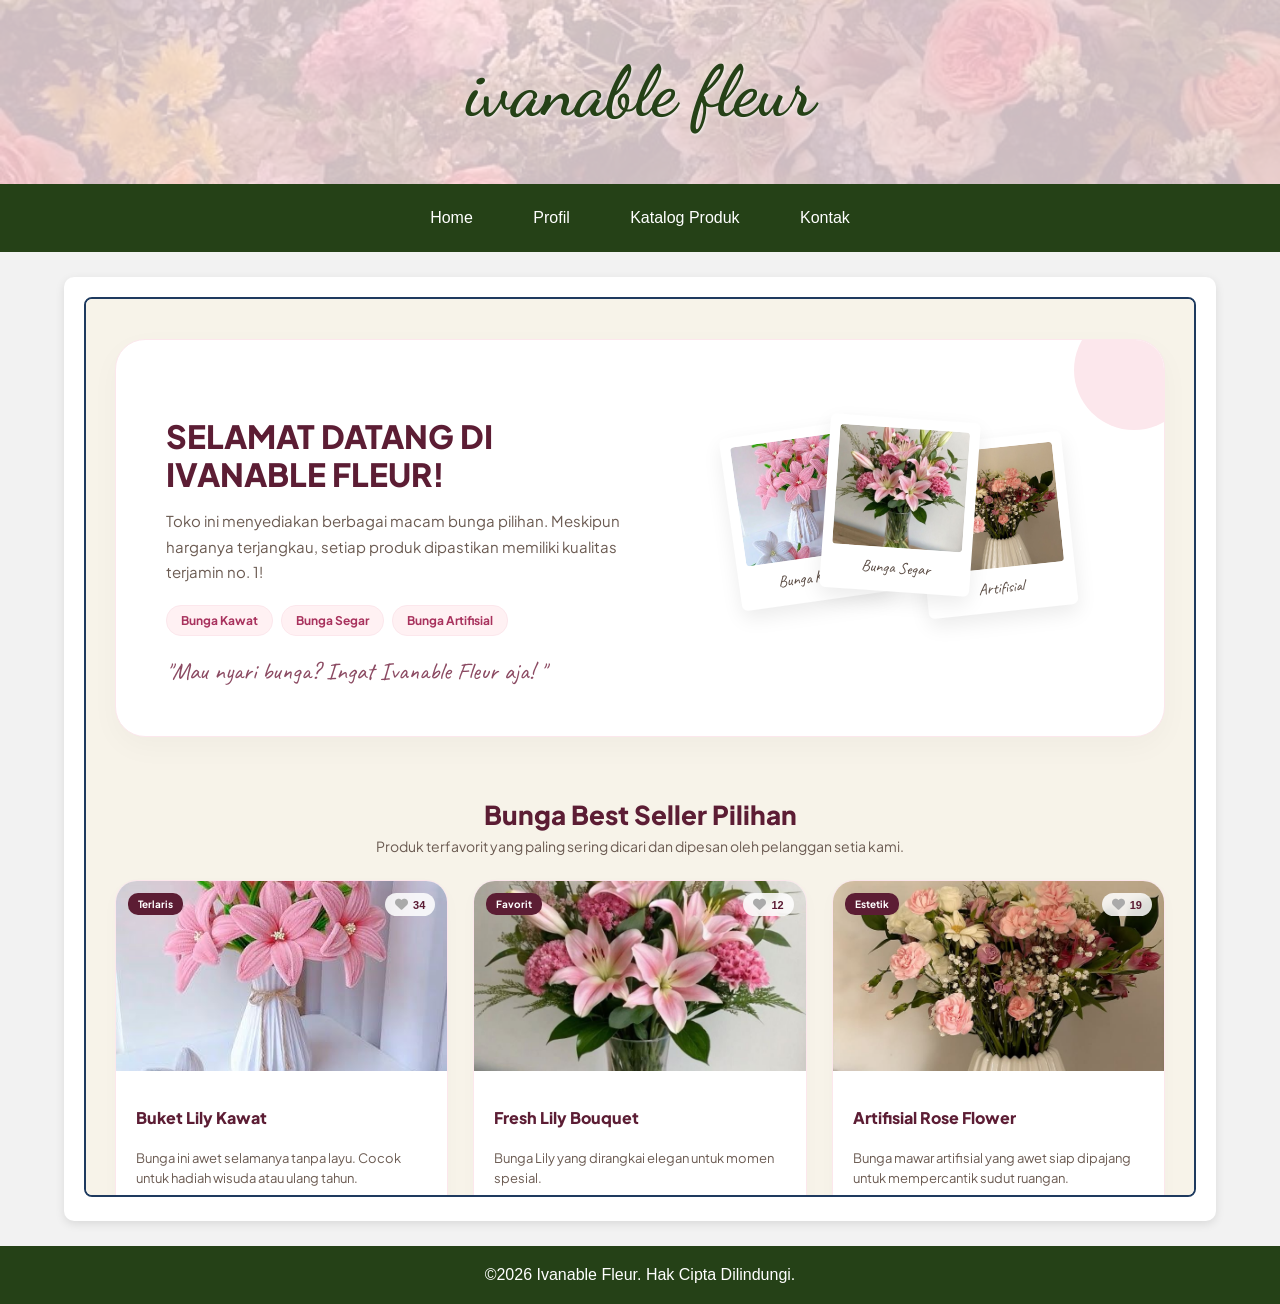
<file: index.html>
<!DOCTYPE html>
<html lang="id">
<head>
<meta charset="UTF-8">
<meta name="viewport" content="width=device-width, initial-scale=1.0">
  <title>ivaanable fleur</title>
  <link rel="stylesheet" href="style.css">
  <link rel="preconnect" href="https://fonts.googleapis.com">
    <link rel="preconnect" href="https://fonts.gstatic.com" crossorigin>
    <link href="https://fonts.googleapis.com/css2?family=Dancing+Script:wght@600;700&display=swap" rel="stylesheet">

    <link rel="stylesheet" href="style.css">
<style>
        header {
            position: relative !important;
            background-color: #ffecf2 !important;
            padding: 50px 20px !important;
            overflow: hidden !important;
            text-align: center;
        }

        header::before {
            content: "";
            position: absolute;
            top: 0;
            left: 0;
            width: 100%;
            height: 100%;
            background-image: url('bunga.jpeg');
            background-size: cover;
            background-position: center;
            opacity: 0.20; 
            z-index: 1;
        }

        header h1 {
            position: relative;
            z-index: 2;
            font-family: 'Dancing Script', cursive !important;
            font-size: 70px !important;
            color: #254117 !important; 
            margin: 0;
            text-shadow: 1px 1px 3px rgba(255, 255, 255, 0.8);
        }

nav {background-color: #254117 !important;}

nav a {color: #ffffff !important;}

nav a:hover {background-color: #97a273 !important;}
footer {background-color: #254117 !important;}

footer a {color: #ffffff !important;}

footer a:hover {background-color: #97a273 !important;}
    </style>
</head>
<body>

<header>
    <h1>ivanable fleur</h1>
</header>

<nav>
<a href="home.html" target="konten">Home</a>
<a href="profil.html" target="konten">Profil</a>
<a href="katalog produk.html" target="konten">Katalog Produk</a>
<a href="kontak.html" target="konten">Kontak</a>
</nav>

<main>
<iframe src="home.html" name="konten" title="Home" width="100%" height="400"></iframe>
</main>

<footer>
<p>©2026 Ivanable Fleur. Hak Cipta Dilindungi.</p>
</footer>

</body>
</head>
</file>
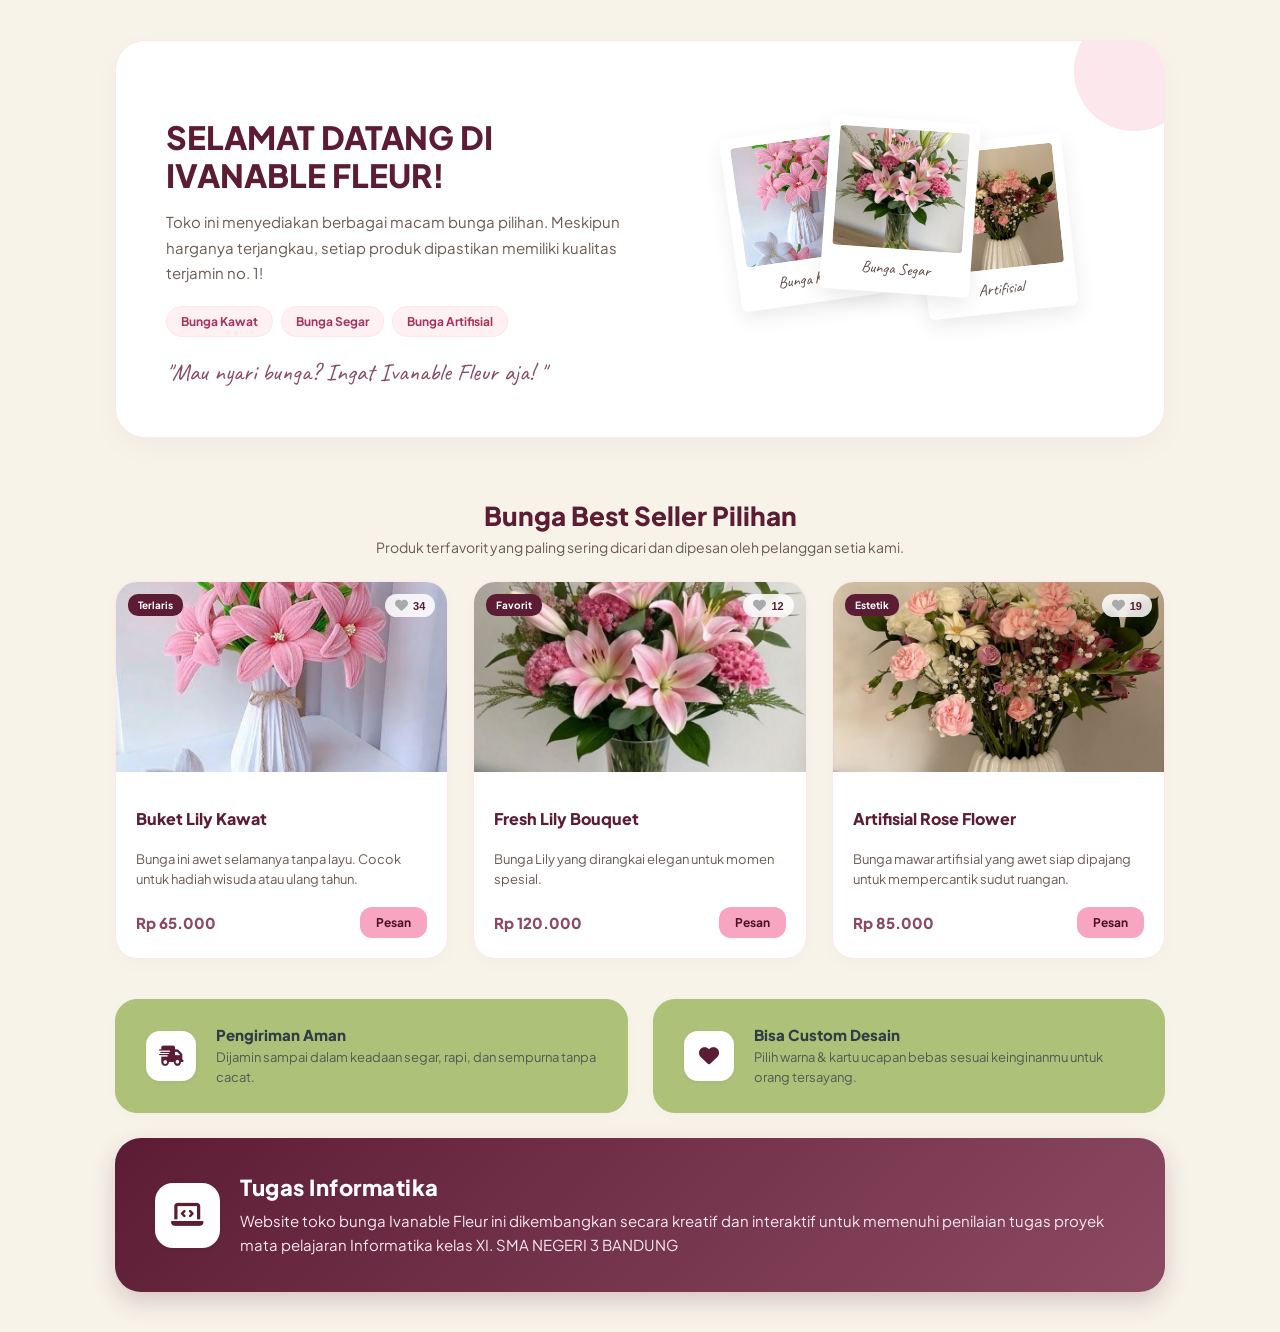
<file: home.html>
<!DOCTYPE html>
<html lang="id">
<head>
<meta charset="UTF-8">
<meta name="viewport" content="width=device-width, initial-scale=1.0">
    <title>Home - Ivanable Fleur</title>

    <link rel="preconnect" href="https://fonts.googleapis.com">
    <link rel="preconnect" href="https://fonts.gstatic.com" crossorigin>
    <link href="https://fonts.googleapis.com/css2?family=Caveat:wght@600&family=Plus+Jakarta+Sans:wght@500;700;800&display=swap" rel="stylesheet">
    
    <link rel="stylesheet" href="https://cdnjs.cloudflare.com/ajax/libs/font-awesome/6.4.0/css/all.min.css">

    <style>
        body {
            background-color: #f7f3e9;
            font-family: 'Plus Jakarta Sans', sans-serif;
            color: #4a3e3d;
            margin: 0;
            padding: 40px 20px;
            box-sizing: border-box;
        }

        .page-container {
            max-width: 1050px;
            margin: 0 auto;
            display: flex;
            flex-direction: column;
            gap: 40px;
        }

        .home-container {
            display: flex;
            align-items: center;
            justify-content: space-between;
            gap: 30px;
            background-color: #ffffff;
            padding: 50px;
            border-radius: 30px;
            box-shadow: 0 10px 30px rgba(0, 0, 0, 0.03);
            border: 1px solid #fce7ec;
            position: relative;
            overflow: hidden;
        }

        .home-container::before {
            content: '';
            position: absolute;
            top: -30px;
            right: -30px;
            width: 120px;
            height: 120px;
            background-color: #fce7ec;
            border-radius: 50%;
            z-index: 0;
        }

        .left-content {
            flex: 1;
            text-align: left;
            z-index: 1;
        }

        .welcome-title {
            font-size: 32px;
            font-weight: 800;
            color: #5c1d34;
            margin-bottom: 12px;
            line-height: 1.2;
            text-transform: uppercase;
        }

        .intro-text {
            font-size: 15px;
            line-height: 1.7;
            color: #6b5b52;
            margin-bottom: 20px;
        }

        .category-buttons {
            display: flex;
            gap: 8px;
            flex-wrap: wrap;
            margin-bottom: 20px;
        }

        .mini-btn {
            background-color: #fff1f3;
            color: #a8325d;
            padding: 7px 14px;
            border-radius: 15px;
            font-size: 12px;
            font-weight: 700;
            border: 1px solid #fce7ec;
        }

        .slogan {
            font-family: 'Caveat', cursive;
            font-size: 24px;
            color: #8b4a62;
            margin: 0;
        }

        .right-content {
            flex: 1;
            display: flex;
            justify-content: center;
            align-items: center;
            z-index: 1;
        }

        .polaroid-gallery {
            position: relative;
            width: 310px;
            height: 240px;
        }

        .polaroid-card {
            position: absolute;
            background-color: #ffffff;
            padding: 10px 10px 14px 10px;
            box-shadow: 0 8px 20px rgba(0, 0, 0, 0.08);
            border-radius: 6px;
            width: 130px;
            transition: all 0.3s ease;
        }

        .polaroid-card img {
            width: 100%;
            height: 120px;
            object-fit: cover;
            border-radius: 4px;
        }

        .polaroid-card p {
            font-family: 'Caveat', cursive;
            font-size: 16px;
            color: #5a4b43;
            margin: 6px 0 0 0;
            text-align: center;
        }

        .card-1 { top: 10px; left: 0px; transform: rotate(-8deg); z-index: 1; }
        .card-2 { top: 0px; left: 95px; transform: rotate(4deg); z-index: 2; }
        .card-3 { top: 20px; left: 190px; transform: rotate(-6deg); z-index: 1; }

        .polaroid-card:hover {
            z-index: 10;
            transform: scale(1.12) rotate(0deg);
            box-shadow: 0 12px 25px rgba(92, 29, 52, 0.15);
        }

        .section-title {
            text-align: center;
            margin-bottom: 25px;
        }

        .section-title h2 {
            font-size: 26px;
            font-weight: 800;
            color: #5c1d34;
            margin-bottom: 6px;
        }

        .section-title p {
            font-size: 14px;
            color: #6b5b52;
            margin: 0;
        }

        .products-grid {
            display: grid;
            grid-template-columns: repeat(3, 1fr);
            gap: 25px;
        }

        .product-card {
            background-color: #ffffff;
            border-radius: 22px;
            overflow: hidden;
            border: 1px solid #fce7ec;
            box-shadow: 0 6px 20px rgba(0, 0, 0, 0.02);
            display: flex;
            flex-direction: column;
            transition: transform 0.3s ease, box-shadow 0.3s ease;
        }

        .product-card:hover {
            transform: translateY(-6px);
            box-shadow: 0 12px 30px rgba(92, 29, 52, 0.08);
        }

        .product-img-box {
            width: 100%;
            height: 190px;
            overflow: hidden;
            position: relative;
        }

        .product-img-box img {
            width: 100%;
            height: 100%;
            object-fit: cover;
            transition: transform 0.4s ease;
        }

        .product-card:hover .product-img-box img {
            transform: scale(1.06);
        }

        .product-badge {
            position: absolute;
            top: 12px;
            left: 12px;
            background-color: #5c1d34;
            color: #ffffff;
            font-size: 10px;
            font-weight: 700;
            padding: 5px 10px;
            border-radius: 10px;
            z-index: 2;
        }

        .like-btn {
            position: absolute;
            top: 12px;
            right: 12px;
            background: rgba(255, 255, 255, 0.85);
            border: none;
            border-radius: 20px;
            padding: 5px 10px;
            display: flex;
            align-items: center;
            gap: 5px;
            cursor: pointer;
            font-size: 11px;
            font-weight: 700;
            color: #5c1d34;
            backdrop-filter: blur(4px);
            transition: all 0.2s ease;
            z-index: 2;
        }

        .like-btn i {
            font-size: 13px;
            color: #aaa;
            transition: color 0.2s ease, transform 0.2s ease;
        }

        .like-btn.liked i {
            color: #e63946;
        }

        .like-btn:hover {
            background: #ffffff;
        }

        .product-content {
            padding: 20px;
            display: flex;
            flex-direction: column;
            flex-grow: 1;
        }

        .product-name {
            font-size: 16px;
            font-weight: 800;
            color: #5c1d34;
            margin-bottom: 8px;
        }

        .product-desc {
            font-size: 13px;
            color: #6b5b52;
            line-height: 1.5;
            margin-bottom: 18px;
            flex-grow: 1;
        }

        .product-footer {
            display: flex;
            align-items: center;
            justify-content: space-between;
            margin-top: auto;
        }

        .product-price {
            font-size: 15px;
            font-weight: 800;
            color: #8b4a62;
        }

        .order-btn {
            background-color: #f8a5c2;
            color: #4a1026;
            border: none;
            padding: 8px 16px;
            border-radius: 12px;
            font-family: 'Plus Jakarta Sans', sans-serif;
            font-size: 12px;
            font-weight: 700;
            cursor: pointer;
            transition: background-color 0.2s ease, transform 0.2s ease;
        }

        .order-btn:hover {
            background-color: #f582ac;
            transform: scale(1.05);
        }

        /* INFO EKSTRA */
        .info-extras {
            display: flex;
            flex-direction: column;
            gap: 25px;
        }

        .extras-row {
            display: grid;
            grid-template-columns: 1fr 1fr;
            gap: 25px;
        }

        .extra-card {
            background-color: #adc178; 
            padding: 25px 30px;
            border-radius: 22px;
            border: 1px solid #adc178;
            display: flex;
            align-items: center;
            gap: 20px;
            box-shadow: 0 4px 15px rgba(0,0,0,0.02);
        }

        /* KOTAK KHUSUS TUGAS INFORMATIKA (UKURAN BESAR & BEDA SENDIRI) */
        .extra-card.info-card {
            background: linear-gradient(135deg, #5c1d34 0%, #8b4a62 100%);
            border: none;
            width: 100%;
            padding: 35px 40px;
            box-sizing: border-box;
            box-shadow: 0 10px 25px rgba(92, 29, 52, 0.2);
            border-radius: 26px;
        }

        .extra-card.info-card .extra-icon {
            width: 65px;
            height: 65px;
            font-size: 26px;
            background-color: #ffffff;
            color: #5c1d34;
            border-radius: 18px;
        }

        .extra-card.info-card .extra-text h3 {
            font-size: 22px;
            font-weight: 800;
            color: #ffffff;
            margin: 0 0 8px 0;
            letter-spacing: 0.5px;
        }

        .extra-card.info-card .extra-text p {
            font-size: 15px;
            color: #fce8ed;
            margin: 0;
            line-height: 1.6;
        }

        .extra-icon {
            width: 50px;
            height: 50px;
            background-color: #ffffff;
            border-radius: 14px;
            display: flex;
            align-items: center;
            justify-content: center;
            font-size: 20px;
            flex-shrink: 0;
            box-shadow: 0 2px 5px rgba(0,0,0,0.03);
            color: #5c1d34;
        }

        .extra-text h3 {
            font-size: 15px;
            font-weight: 800;
            color: #2f3e46;
            margin: 0 0 4px 0;
        }

        .extra-text p {
            font-size: 13px;
            color: #525b56;
            margin: 0;
            line-height: 1.5;
        }

        /* MODAL FORM PEMESANAN */
        .modal-overlay {
            position: fixed;
            top: 0;
            left: 0;
            width: 100%;
            height: 100%;
            background: rgba(0, 0, 0, 0.5);
            display: none;
            justify-content: center;
            align-items: center;
            z-index: 1000;
            padding: 20px;
            box-sizing: border-box;
        }

        .modal-card {
            background: #ffffff;
            width: 100%;
            max-width: 450px;
            border-radius: 20px;
            padding: 24px;
            box-shadow: 0 10px 30px rgba(0, 0, 0, 0.2);
            position: relative;
        }

        .modal-header {
            display: flex;
            justify-content: space-between;
            align-items: center;
            margin-bottom: 16px;
        }

        .modal-header h3 {
            margin: 0;
            color: #5c1d34;
            font-size: 18px;
            font-weight: 800;
        }

        .close-btn {
            background: none;
            border: none;
            font-size: 18px;
            color: #6b5b52;
            cursor: pointer;
        }

        .form-group {
            margin-bottom: 12px;
        }

        .form-group label {
            display: block;
            font-size: 12px;
            font-weight: 700;
            color: #5c1d34;
            margin-bottom: 4px;
        }

        .form-group input, .form-group textarea {
            width: 100%;
            padding: 10px;
            border: 1px solid #f2cdd6;
            border-radius: 8px;
            font-family: inherit;
            font-size: 12px;
            box-sizing: border-box;
        }

        .form-group input[readonly] {
            background-color: #fce8ed;
            color: #5c1d34;
            font-weight: 700;
        }

        .submit-btn {
            width: 100%;
            background-color: #5c1d34;
            color: #ffffff;
            border: none;
            padding: 10px;
            border-radius: 10px;
            font-weight: 700;
            font-size: 13px;
            cursor: pointer;
            margin-top: 10px;
            transition: background-color 0.2s ease;
        }

        .submit-btn:hover {
            background-color: #8b4a62;
        }

        @media (max-width: 768px) {
            .home-container {
                flex-direction: column;
                text-align: center;
                padding: 30px 20px;
            }
            .left-content {
                text-align: center;
            }
            .category-buttons {
                justify-content: center;
            }
            .products-grid {
                grid-template-columns: 1fr;
            }
            .extras-row {
                grid-template-columns: 1fr;
            }
            .extra-card.info-card {
                padding: 25px;
            }
            .extra-card.info-card .extra-text h3 {
                font-size: 18px;
            }
        }
    </style>
</head>
<body>

    <div class="page-container">
        
        <!-- HERO SECTION -->
        <section class="home-container">
            <div class="left-content">
                <h1 class="welcome-title">Selamat Datang di<br>Ivanable Fleur!</h1>
                <p class="intro-text">
                    Toko ini menyediakan berbagai macam bunga pilihan. Meskipun harganya terjangkau, setiap produk dipastikan memiliki kualitas terjamin no. 1!
                </p>
                <div class="category-buttons">
                    <span class="mini-btn">Bunga Kawat</span>
                    <span class="mini-btn">Bunga Segar</span>
                    <span class="mini-btn">Bunga Artifisial</span>
                </div>
                <p class="slogan">"Mau nyari bunga? Ingat Ivanable Fleur aja! "</p>
            </div>

            <div class="right-content">
                <div class="polaroid-gallery">
                    <div class="polaroid-card card-1">
                        <img src="img/bunga kawat.jpeg" alt="Bunga Kawat">
                        <p>Bunga Kawat</p>
                    </div>
                    <div class="polaroid-card card-2">
                        <img src="img/bunga segar.jpeg" alt="Bunga Segar">
                        <p>Bunga Segar</p>
                    </div>
                    <div class="polaroid-card card-3">
                         <img src="img/bunga artificial.jpeg" alt="Artifisial">
                        <p>Artifisial</p>
                    </div>
                </div>
            </div>
        </section>

        <!-- SECTION: 3 BEST SELLER BUNGA -->
        <section>
            <div class="section-title">
                <h2>Bunga Best Seller Pilihan</h2>
                <p>Produk terfavorit yang paling sering dicari dan dipesan oleh pelanggan setia kami.</p>
            </div>

            <div class="products-grid">
                <!-- Produk 1 -->
                <div class="product-card">
                    <div class="product-img-box">
                        <span class="product-badge">Terlaris</span>
                        <button class="like-btn" onclick="toggleLike(this)">
                            <i class="fa-solid fa-heart"></i> <span class="like-count">34</span>
                        </button>
                        <img src="img/bunga kawat.jpeg" alt="Buket Lily Kawat">
                    </div>
                    <div class="product-content">
                        <h3 class="product-name">Buket Lily Kawat</h3>
                        <p class="product-desc">Bunga ini awet selamanya tanpa layu. Cocok untuk hadiah wisuda atau ulang tahun.</p>
                        <div class="product-footer">
                            <span class="product-price">Rp 65.000</span>
                            <button class="order-btn" onclick="openOrderModal('Buket Lily Kawat', 'Rp 65.000')">Pesan</button>
                        </div>
                    </div>
                </div>

                <!-- Produk 2 -->
                <div class="product-card">
                    <div class="product-img-box">
                        <span class="product-badge">Favorit</span>
                        <button class="like-btn" onclick="toggleLike(this)">
                            <i class="fa-solid fa-heart"></i> <span class="like-count">12</span>
                        </button>
                       <img src="img/bunga segar.jpeg" alt="Fresh Lily Bouquet">
                    </div>
                    <div class="product-content">
                        <h3 class="product-name">Fresh Lily Bouquet</h3>
                        <p class="product-desc">Bunga Lily yang dirangkai elegan untuk momen spesial.</p>
                        <div class="product-footer">
                            <span class="product-price">Rp 120.000</span>
                            <button class="order-btn" onclick="openOrderModal('Fresh Lily Bouquet', 'Rp 120.000')">Pesan</button>
                        </div>
                    </div>
                </div>

                <!-- Produk 3 -->
                <div class="product-card">
                    <div class="product-img-box">
                        <span class="product-badge">Estetik</span>
                        <button class="like-btn" onclick="toggleLike(this)">
                            <i class="fa-solid fa-heart"></i> <span class="like-count">19</span>
                        </button>
                        <img src="img/bunga artificial.jpeg" alt="Artifisial Rose Flower">
                    </div>
                    <div class="product-content">
                        <h3 class="product-name">Artifisial Rose Flower</h3>
                        <p class="product-desc">Bunga mawar artifisial yang awet siap dipajang untuk mempercantik sudut ruangan.</p>
                        <div class="product-footer">
                            <span class="product-price">Rp 85.000</span>
                            <button class="order-btn" onclick="openOrderModal('Artifisial Rose Flower', 'Rp 85.000')">Pesan</button>
                        </div>
                    </div>
                </div>
            </div>
        </section>

        <!-- SECTION: INFO EKSTRA -->
        <section class="info-extras">
            <!-- 2 Kotak Pengiriman & Custom di Atas -->
            <div class="extras-row">
                <div class="extra-card">
                    <div class="extra-icon">
                        <i class="fa-solid fa-truck-fast"></i>
                    </div>
                    <div class="extra-text">
                        <h3>Pengiriman Aman</h3>
                        <p>Dijamin sampai dalam keadaan segar, rapi, dan sempurna tanpa cacat.</p>
                    </div>
                </div>

                <div class="extra-card">
                    <div class="extra-icon">
                        <i class="fa-solid fa-heart"></i>
                    </div>
                    <div class="extra-text">
                        <h3>Bisa Custom Desain</h3>
                        <p>Pilih warna & kartu ucapan bebas sesuai keinginanmu untuk orang tersayang.</p>
                    </div>
                </div>
            </div>

            <!-- Kotak Tugas Informatika (Dibuat Beda Sendiri, Lebih Besar, dan Terpisah Jelas di Bawah) -->
            <div class="extra-card info-card">
                <div class="extra-icon">
                    <i class="fa-solid fa-laptop-code"></i>
                </div>
                <div class="extra-text">
                    <h3>Tugas Informatika</h3>
                    <p>Website toko bunga Ivanable Fleur ini dikembangkan secara kreatif dan interaktif untuk memenuhi penilaian tugas proyek mata pelajaran Informatika kelas XI. SMA NEGERI 3 BANDUNG</p>
 </div>
            </div>
        </section>

    </div>

    <!-- MODAL FORM PEMESANAN -->
    <div id="orderModal" class="modal-overlay">
        <div class="modal-card">
            <div class="modal-header">
                <h3>Form Pemesanan</h3>
                <button class="close-btn" onclick="closeOrderModal()">&times;</button>
            </div>
            <form onsubmit="submitOrder(event)">
                <div class="form-group">
                    <label for="modalProductName">Produk Pilihan</label>
                    <input type="text" id="modalProductName" readonly>
                </div>
                <div class="form-group">
                    <label for="modalProductPrice">Harga</label>
                    <input type="text" id="modalProductPrice" readonly>
                </div>
                <div class="form-group">
                    <label for="userName">Nama Lengkap</label>
                    <input type="text" id="userName" placeholder="Masukkan nama Anda" required>
                </div>
                <div class="form-group">
                    <label for="userPhone">Nomor WhatsApp</label>
                    <input type="tel" id="userPhone" placeholder="Contoh: 08123456789" required>
                </div>
                <div class="form-group">
                    <label for="userAddress">Alamat Pengiriman</label>
                    <textarea id="userAddress" rows="3" placeholder="Masukkan alamat lengkap..." required></textarea>
                </div>
                <button type="submit" class="submit-btn">Kirim Pesanan via WhatsApp</button>
            </form>
        </div>
    </div>

    <script>
        // Fitur Like Toggle
        function toggleLike(btn) {
            btn.classList.toggle('liked');
            const countSpan = btn.querySelector('.like-count');
            let currentCount = parseInt(countSpan.textContent);
            
            if (btn.classList.contains('liked')) {
                countSpan.textContent = currentCount + 1;
            } else {
                countSpan.textContent = currentCount - 1;
            }
        }

        // Fitur Modal Form Pemesanan
        function openOrderModal(productName, price) {
            document.getElementById('modalProductName').value = productName;
            document.getElementById('modalProductPrice').value = price;
            document.getElementById('orderModal').style.display = 'flex';
        }

        function closeOrderModal() {
            document.getElementById('orderModal').style.display = 'none';
        }

        function submitOrder(e) {
            e.preventDefault();
            const product = document.getElementById('modalProductName').value;
            const price = document.getElementById('modalProductPrice').value;
            const name = document.getElementById('userName').value;
            const address = document.getElementById('userAddress').value;

            alert(`Terima kasih, ${name}!\nPesanan untuk "${product}" (${price}) berhasil dicatat.\nDetail pengiriman ke: ${address}`);
            closeOrderModal();
        }
    </script>
</body>
</html>
</file>
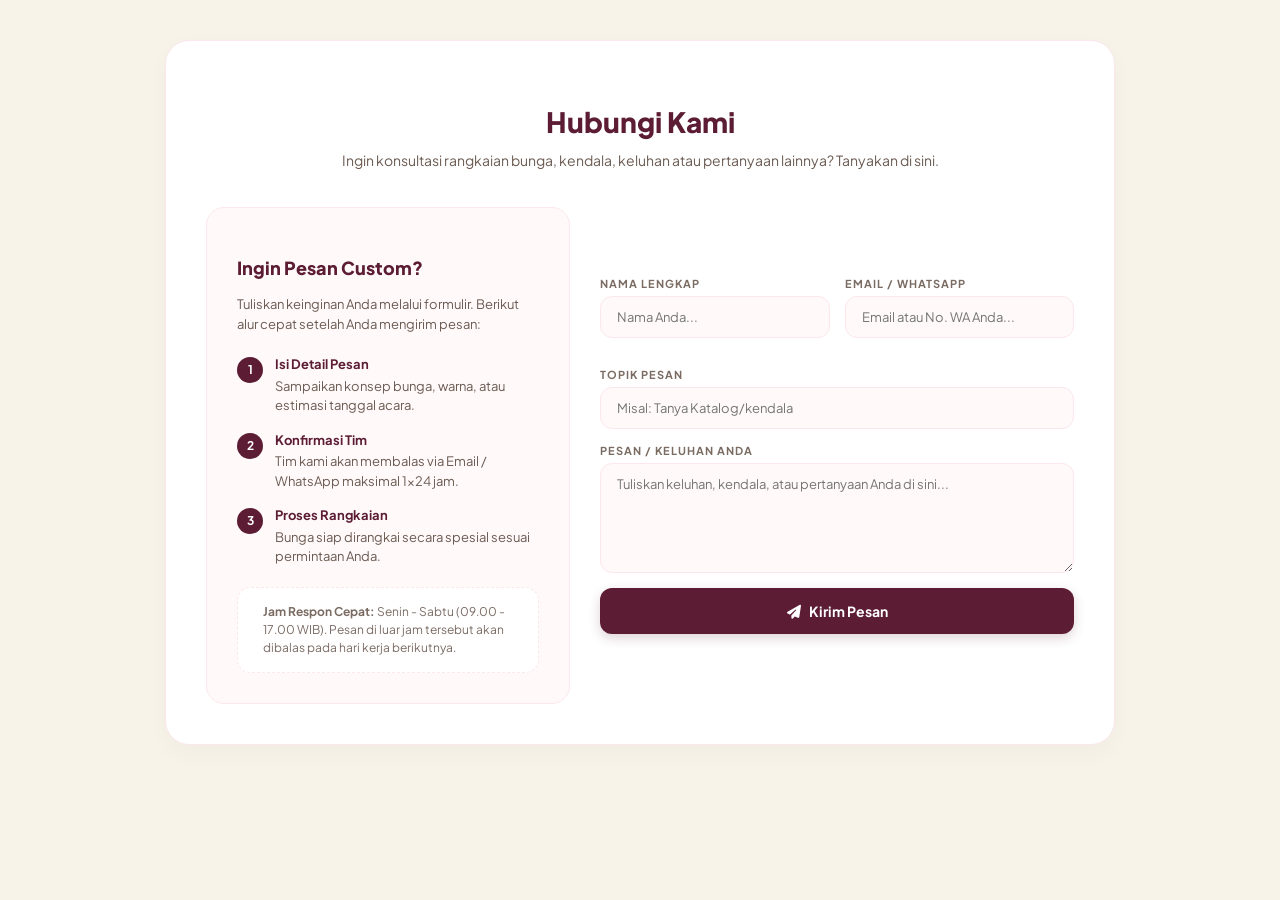
<file: kontak.html>
<!DOCTYPE html>
<html lang="id">
<head>
    <meta charset="UTF-8">
    <meta name="viewport" content="width=device-width, initial-scale=1.0">
    <title>Kontak - Ivanable Fleur</title>

    <!-- Font Modern dari Google Fonts -->
    <link rel="preconnect" href="https://fonts.googleapis.com">
    <link rel="preconnect" href="https://fonts.gstatic.com" crossorigin>
    <link href="https://fonts.googleapis.com/css2?family=Caveat:wght@600&family=Plus+Jakarta+Sans:wght@500;700;800&display=swap" rel="stylesheet">
    
    <!-- Font Awesome Icons -->
    <link rel="stylesheet" href="https://cdnjs.cloudflare.com/ajax/libs/font-awesome/6.4.0/css/all.min.css">

    <style>
        /* Latar Belakang Beige Soft & Reset */
        body {
            background-color: #f7f3e9;
            font-family: 'Plus Jakarta Sans', sans-serif;
            color: #4a3e3d;
            margin: 0;
            padding: 40px 20px;
            box-sizing: border-box;
        }

        /* Container Utama */
        .page-container {
            max-width: 950px;
            margin: 0 auto;
        }

        /* Card Section Kontak */
        .contact-section {
            background-color: #ffffff;
            padding: 40px;
            border-radius: 24px;
            box-shadow: 0 8px 25px rgba(0, 0, 0, 0.03);
            border: 1px solid #fce7ec;
        }

        .contact-header {
            text-align: center;
            margin-bottom: 35px;
        }

        .contact-header h2 {
            font-size: 28px;
            font-weight: 800;
            color: #5c1d34;
            margin-bottom: 10px;
        }

        .contact-header p {
            font-size: 14px;
            color: #6b5b52;
            margin: 0;
            line-height: 1.6;
        }

        /* Grid Utama */
        .contact-wrapper {
            display: grid;
            grid-template-columns: 1fr 1.3fr;
            gap: 30px;
        }

        /* --- Kolom Kiri: Panduan & Info Konsultasi --- */
        .guide-side {
            background-color: #fff9fa;
            padding: 30px;
            border-radius: 18px;
            border: 1px solid #fce7ec;
            display: flex;
            flex-direction: column;
            justify-content: space-between;
        }

        .guide-title {
            font-size: 18px;
            font-weight: 800;
            color: #5c1d34;
            margin-bottom: 15px;
        }

        .guide-intro {
            font-size: 13px;
            color: #6b5b52;
            line-height: 1.6;
            margin-bottom: 20px;
        }

        .guide-steps {
            list-style: none;
            padding: 0;
            margin: 0 0 20px 0;
            display: flex;
            flex-direction: column;
            gap: 15px;
        }

        .step-item {
            display: flex;
            align-items: flex-start;
            gap: 12px;
            font-size: 13px;
            line-height: 1.5;
            color: #6b5b52;
        }

        .step-number {
            width: 26px;
            height: 26px;
            background-color: #5c1d34;
            color: #ffffff;
            font-size: 12px;
            font-weight: 700;
            border-radius: 50%;
            display: flex;
            align-items: center;
            justify-content: center;
            flex-shrink: 0;
            margin-top: 2px;
        }

        .step-item strong {
            display: block;
            color: #5c1d34;
            margin-bottom: 2px;
        }

        /* Box Catatan Penting */
        .note-box {
            background-color: #ffffff;
            padding: 15px;
            border-radius: 14px;
            border: 1px dashed #fce7ec;
            font-size: 12px;
            color: #7a6b63;
            line-height: 1.5;
            display: flex;
            align-items: flex-start;
            gap: 10px;
        }

        .note-box i {
            color: #a8325d;
            font-size: 16px;
            margin-top: 2px;
        }

        /* --- Kolom Kanan: Formulir --- */
        .form-side {
            display: flex;
            flex-direction: column;
            justify-content: center;
        }

        .form-grid {
            display: grid;
            grid-template-columns: 1fr 1fr;
            gap: 15px;
            margin-bottom: 15px;
        }

        .form-group {
            display: flex;
            flex-direction: column;
            gap: 6px;
            margin-bottom: 15px;
        }

        .form-group label {
            font-size: 11px;
            font-weight: 700;
            color: #7a6b63;
            text-transform: uppercase;
            letter-spacing: 1px;
        }

        .form-group input, 
        .form-group textarea {
            width: 100%;
            padding: 12px 16px;
            border-radius: 12px;
            border: 1px solid #fce7ec;
            background-color: #fff9fa;
            font-family: 'Plus Jakarta Sans', sans-serif;
            font-size: 13px;
            color: #4a3e3d;
            outline: none;
            box-sizing: border-box;
            transition: all 0.3s ease;
        }

        .form-group input:focus, 
        .form-group textarea:focus {
            border-color: #f8a5c2;
            box-shadow: 0 0 0 3px rgba(248, 165, 194, 0.15);
            background-color: #ffffff;
        }

        .form-group textarea {
            resize: vertical;
            min-height: 110px;
        }

        /* Tombol Kirim */
        .submit-btn {
            width: 100%;
            background-color: #5c1d34;
            color: #ffffff;
            font-family: 'Plus Jakarta Sans', sans-serif;
            font-size: 14px;
            font-weight: 700;
            padding: 14px;
            border: none;
            border-radius: 12px;
            cursor: pointer;
            box-shadow: 0 4px 12px rgba(92, 29, 52, 0.2);
            transition: background-color 0.3s ease, transform 0.2s ease;
        }

        .submit-btn:hover {
            background-color: #7a2846;
            transform: translateY(-2px);
        }

        /* Notifikasi Sukses */
        .success-message {
            display: none;
            margin-top: 15px;
            padding: 12px;
            background-color: #eafaf1;
            color: #27ae60;
            border-radius: 12px;
            text-align: center;
            font-size: 13px;
            font-weight: 600;
            border: 1px solid #d4efdf;
        }

        /* Responsif Layar Kecil (HP) */
        @media (max-width: 768px) {
            .contact-section {
                padding: 25px 20px;
            }
            .contact-wrapper {
                grid-template-columns: 1fr;
            }
            .form-grid {
                grid-template-columns: 1fr;
                gap: 0;
            }
        }
    </style>
</head>
<body>

    <div class="page-container">
        <section id="kontak" class="contact-section">
            <div class="contact-header">
                <h2>Hubungi Kami</h2>
                <p>Ingin konsultasi rangkaian bunga, kendala, keluhan atau pertanyaan lainnya? Tanyakan di sini.</p>
            </div>

            <div class="contact-wrapper">
                <!-- KOLOM KIRI: Panduan & Catatan Konsultasi -->
                <div class="guide-side">
                    <div>
                        <h3 class="guide-title">Ingin Pesan Custom?</h3>
                        <p class="guide-intro">
                            Tuliskan keinginan Anda melalui formulir. Berikut alur cepat setelah Anda mengirim pesan:
                        </p>

                        <ul class="guide-steps">
                            <li class="step-item">
                                <span class="step-number">1</span>
                                <div>
                                    <strong>Isi Detail Pesan</strong>
                                    Sampaikan konsep bunga, warna, atau estimasi tanggal acara.
                                </div>
                            </li>
                            <li class="step-item">
                                <span class="step-number">2</span>
                                <div>
                                    <strong>Konfirmasi Tim</strong>
                                    Tim kami akan membalas via Email / WhatsApp maksimal 1x24 jam.
                                </div>
                            </li>
                            <li class="step-item">
                                <span class="step-number">3</span>
                                <div>
                                    <strong>Proses Rangkaian</strong>
                                    Bunga siap dirangkai secara spesial sesuai permintaan Anda.
                                </div>
                            </li>
                        </ul>
                    </div>

                    <!-- Box Catatan Tambahan -->
                    <div class="note-box">
                        <i class="fa-solid fa-sparkles"></i>
                        <span><strong>Jam Respon Cepat:</strong> Senin - Sabtu (09.00 - 17.00 WIB). Pesan di luar jam tersebut akan dibalas pada hari kerja berikutnya.</span>
                    </div>
                </div>

                <!-- KOLOM KANAN: Formulir Kirim Pesan -->
                <div class="form-side">
                    <form id="contactForm" onsubmit="handleSubmit(event)">
                        <div class="form-grid">
                            <div class="form-group">
                                <label for="name">Nama Lengkap</label>
                                <input type="text" id="name" required placeholder="Nama Anda...">
                            </div>
                            <div class="form-group">
                                <label for="email">Email / WhatsApp</label>
                                <input type="text" id="email" required placeholder="Email atau No. WA Anda...">
                            </div>
                        </div>

                        <div class="form-group">
                            <label for="subject">Topik Pesan</label>
                            <input type="text" id="subject" required placeholder="Misal: Tanya Katalog/kendala">
                        </div>

                        <div class="form-group">
                            <label for="message">Pesan / Keluhan Anda</label>
                            <textarea id="message" required placeholder="Tuliskan keluhan, kendala, atau pertanyaan Anda di sini..."></textarea>
                        </div>

                        <button type="submit" class="submit-btn">
                            <i class="fa-solid fa-paper-plane" style="margin-right: 6px;"></i> Kirim Pesan
                        </button>
                    </form>

                    <!-- Notifikasi Sukses -->
                    <div id="successMessage" class="success-message">
                        Terima kasih! Pesan Anda berhasil dikirim ke Ivanable Fleur. 
                    </div>
                </div>
            </div>
        </section>
    </div>

    <script>
        function handleSubmit(event) {
            event.preventDefault();
            
            document.getElementById('contactForm').reset();
            
            const successBox = document.getElementById('successMessage');
            successBox.style.display = 'block';

            setTimeout(() => {
                successBox.style.display = 'none';
            }, 5000);
        }
    </script>

</body>
</html>
</file>
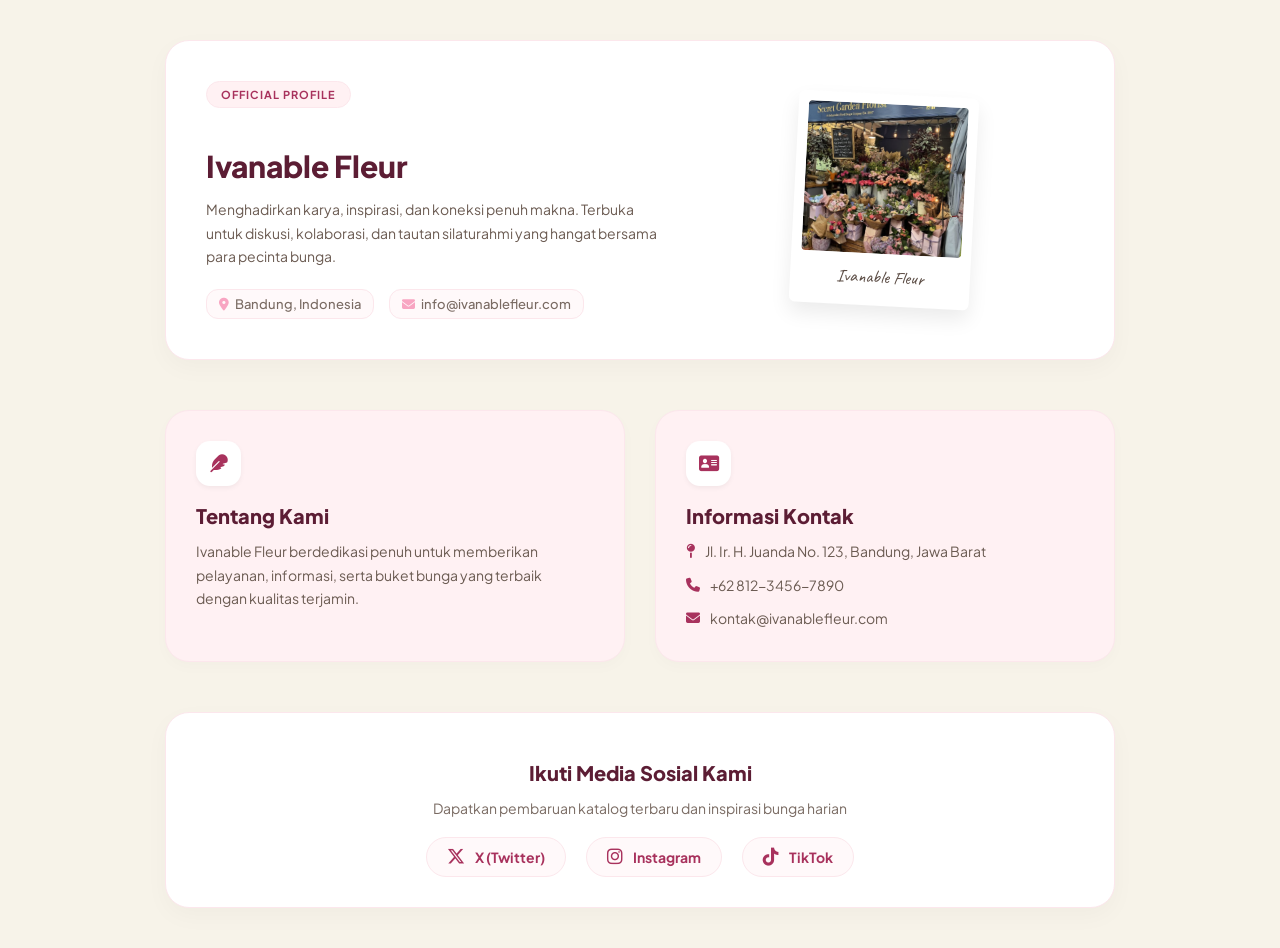
<file: profil.html>
<!DOCTYPE html>
<html lang="id">
<head>
<meta charset="UTF-8">
<meta name="viewport" content="width=device-width, initial-scale=1.0">
    <title>Profil - Ivanable Fleur</title>

    <!-- Font Modern dari Google Fonts -->
    <link rel="preconnect" href="https://fonts.googleapis.com">
    <link rel="preconnect" href="https://fonts.gstatic.com" crossorigin>
    <link href="https://fonts.googleapis.com/css2?family=Caveat:wght@600&family=Plus+Jakarta+Sans:wght@500;700;800&display=swap" rel="stylesheet">
    
    <link rel="stylesheet" href="https://cdnjs.cloudflare.com/ajax/libs/font-awesome/6.4.0/css/all.min.css">

    <style>
        body {
            background-color: #f7f3e9;
            font-family: 'Plus Jakarta Sans', sans-serif;
            color: #4a3e3d;
            margin: 0;
            padding: 40px 20px;
            box-sizing: border-box;
        }

        /* Container Utama */
        .page-container {
            max-width: 950px;
            margin: 0 auto;
            display: flex;
            flex-direction: column;
            gap: 50px;
        }

        /* --- SECTION 1: PROFIL UTAMA (2 Kolom) --- */
        .profile-container {
            display: flex;
            align-items: center;
            justify-content: space-between;
            gap: 30px;
            background-color: #ffffff;
            padding: 40px;
            border-radius: 24px;
            box-shadow: 0 8px 25px rgba(0, 0, 0, 0.03);
            border: 1px solid #fce7ec;
        }

        .profile-left {
            flex: 1.2;
            text-align: left;
        }

        .profile-badge {
            background-color: #fff1f3;
            color: #a8325d;
            font-size: 11px;
            font-weight: 700;
            padding: 6px 14px;
            border-radius: 20px;
            text-transform: uppercase;
            letter-spacing: 1px;
            display: inline-block;
            margin-bottom: 15px;
            border: 1px solid #fce7ec;
        }

        .profile-title {
            font-size: 30px;
            font-weight: 800;
            color: #5c1d34;
            margin-bottom: 12px;
            line-height: 1.2;
        }

        .profile-desc {
            font-size: 14px;
            line-height: 1.7;
            color: #6b5b52;
            margin-bottom: 20px;
        }

        .profile-meta {
            display: flex;
            gap: 15px;
            flex-wrap: wrap;
            font-size: 13px;
            color: #7a6b63;
            font-weight: 500;
        }

        .meta-item {
            display: flex;
            align-items: center;
            gap: 6px;
            background-color: #fff9fa;
            padding: 6px 12px;
            border-radius: 12px;
            border: 1px solid #fce7ec;
        }

        .meta-item i {
            color: #f8a5c2;
        }

        .profile-right {
            flex: 1;
            display: flex;
            justify-content: center;
            align-items: center;
        }

        .polaroid-single {
            background-color: #ffffff;
            padding: 10px 10px 18px 10px;
            box-shadow: 0 10px 20px rgba(0, 0, 0, 0.08);
            border-radius: 6px;
            width: 160px;
            transform: rotate(3deg);
            transition: transform 0.3s ease;
        }

        .polaroid-single:hover {
            transform: scale(1.05) rotate(0deg);
        }

        .polaroid-single img {
            width: 100%;
            height: 150px;
            object-fit: cover;
            border-radius: 4px;
        }

        .polaroid-single p {
            font-family: 'Caveat', cursive;
            font-size: 18px;
            color: #5a4b43;
            margin: 8px 0 0 0;
            text-align: center;
        }

        /* --- SECTION 2: TENTANG KAMI & KONTAK (2 Kolom Grid) --- */
        .info-grid {
            display: grid;
            grid-template-columns: 1fr 1fr;
            gap: 30px;
        }

        .info-card {
            background-color: #fff1f3;
            padding: 30px;
            border-radius: 24px;
            border: 1px solid #fce7ec;
            box-shadow: 0 5px 15px rgba(0, 0, 0, 0.02);
            transition: transform 0.3s ease;
        }

        .info-card:hover {
            transform: translateY(-4px);
        }

        .info-icon {
            width: 45px;
            height: 45px;
            background-color: #ffffff;
            color: #a8325d;
            border-radius: 14px;
            display: flex;
            align-items: center;
            justify-content: center;
            font-size: 18px;
            margin-bottom: 15px;
            box-shadow: 0 2px 5px rgba(0,0,0,0.05);
        }

        .info-card h2 {
            font-size: 20px;
            font-weight: 800;
            color: #5c1d34;
            margin-bottom: 12px;
        }

        .info-card p, .contact-list {
            font-size: 14px;
            line-height: 1.7;
            color: #6b5b52;
            margin: 0;
        }

        .contact-list {
            list-style: none;
            padding: 0;
            display: flex;
            flex-direction: column;
            gap: 10px;
        }

        .contact-list li {
            display: flex;
            align-items: flex-start;
            gap: 10px;
        }

        .contact-list i {
            color: #a8325d;
            margin-top: 4px;
        }

        /* --- SECTION 3: SOSIAL MEDIA --- */
        .social-section {
            background-color: #ffffff;
            padding: 30px 40px;
            border-radius: 24px;
            border: 1px solid #fce7ec;
            box-shadow: 0 8px 25px rgba(0, 0, 0, 0.03);
            text-align: center;
        }

        .social-title {
            font-size: 20px;
            font-weight: 800;
            color: #5c1d34;
            margin-bottom: 8px;
        }

        .social-subtitle {
            font-size: 14px;
            color: #7a6b63;
            margin-bottom: 20px;
        }

        .social-links {
            display: flex;
            justify-content: center;
            gap: 20px;
            flex-wrap: wrap;
        }

        .social-btn {
            display: flex;
            align-items: center;
            gap: 10px;
            background-color: #fff9fa;
            color: #a8325d;
            padding: 10px 20px;
            border-radius: 50px;
            border: 1px solid #fce7ec;
            text-decoration: none;
            font-size: 14px;
            font-weight: 700;
            transition: all 0.3s ease;
        }

        .social-btn i {
            font-size: 18px;
        }

        .social-btn:hover {
            background-color: #a8325d;
            color: #ffffff;
            transform: translateY(-3px);
            box-shadow: 0 5px 15px rgba(168, 50, 93, 0.2);
        }

        @media (max-width: 768px) {
            .profile-container {
                flex-direction: column;
                text-align: center;
            }
            .profile-left {
                text-align: center;
            }
            .profile-meta {
                justify-content: center;
            }
            .info-grid {
                grid-template-columns: 1fr;
            }
            .social-links {
                flex-direction: column;
                align-items: stretch;
            }
            .social-btn {
                justify-content: center;
            }
        }
    </style>
</head>
<body>

    <div class="page-container">
        
        <!-- BAGIAN PROFIL UTAMA -->
        <section class="profile-container">
            <div class="profile-left">
                <span class="profile-badge">Official Profile</span>
                <h1 class="profile-title">Ivanable Fleur</h1>
                <p class="profile-desc">
                    Menghadirkan karya, inspirasi, dan koneksi penuh makna. Terbuka untuk diskusi, kolaborasi, dan tautan silaturahmi yang hangat bersama para pecinta bunga.
                </p>
                
                <div class="profile-meta">
                    <span class="meta-item">
                        <i class="fa-solid fa-location-dot"></i> Bandung, Indonesia
                    </span>
                    <span class="meta-item">
                        <i class="fa-solid fa-envelope"></i> info@ivanablefleur.com
                    </span>
                </div>
            </div>

            <!-- Sisi Kanan: Sentuhan Polaroid Estetik -->
            <div class="profile-right">
                <div class="polaroid-single">
                    <img src="img/bunga 2.jpeg" alt="Ivanable Fleur Studio">
                    <p>Ivanable Fleur</p>
                </div>
            </div>
        </section>

        <!-- BAGIAN TENTANG KAMI & INFORMASI KONTAK -->
        <section class="info-grid">
            <!-- Tentang Kami -->
            <div class="info-card">
                <div class="info-icon">
                    <i class="fa-solid fa-feather"></i>
                </div>
                <h2>Tentang Kami</h2>
                <p>
                    Ivanable Fleur berdedikasi penuh untuk memberikan pelayanan, informasi, serta buket bunga yang terbaik dengan kualitas terjamin.
                </p>
            </div>

            <!-- Informasi Kontak -->
            <div class="info-card">
                <div class="info-icon">
                    <i class="fa-solid fa-address-card"></i>
                </div>
                <h2>Informasi Kontak</h2>
                <ul class="contact-list">
                    <li>
                        <i class="fa-solid fa-map-pin"></i>
                        <span>Jl. Ir. H. Juanda No. 123, Bandung, Jawa Barat</span>
                    </li>
                    <li>
                        <i class="fa-solid fa-phone"></i>
                        <span>+62 812-3456-7890</span>
                    </li>
                    <li>
                        <i class="fa-solid fa-envelope"></i>
                        <span>kontak@ivanablefleur.com</span>
                    </li>
                </ul>
            </div>
        </section>

        <!-- BAGIAN SOSIAL MEDIA -->
        <section class="social-section">
            <h2 class="social-title">Ikuti Media Sosial Kami</h2>
            <p class="social-subtitle">Dapatkan pembaruan katalog terbaru dan inspirasi bunga harian</p>
            <div class="social-links">
                <a href="https://x.com" target="_blank" class="social-btn">
                    <i class="fa-brands fa-x-twitter"></i>
                    <span>X (Twitter)</span>
                </a>
                <a href="https://instagram.com" target="_blank" class="social-btn">
                    <i class="fa-brands fa-instagram"></i>
                    <span>Instagram</span>
                </a>
                <a href="https://tiktok.com" target="_blank" class="social-btn">
                    <i class="fa-brands fa-tiktok"></i>
                    <span>TikTok</span>
                </a>
            </div>
        </section>

    </div>

</body>
</html>
</file>
<file: style.css>
/* =========================
   RESET
   ========================= */

* {
    margin: 0;
    padding: 0;
    box-sizing: border-box;
}


/* =========================
   BODY
   ========================= */

body {
    font-family: Arial, sans-serif;
    background-color: #f2f2f2;
    color: #333;
}


/* =========================
   HEADER
   ========================= */

header {
    background-color: #1e3a5f;
    color: white;

    text-align: center;

    padding: 30px;
}

header h1 {
    margin-bottom: 10px;
    font-size: 32px;
}

header p {
    font-size: 16px;
}


/* =========================
   MENU NAVIGASI
   ========================= */

nav {
    background-color: #222;

    text-align: center;

    padding: 10px;
}

nav a {
    display: inline-block;

    color: white;
    text-decoration: none;

    padding: 12px 25px;

    margin: 3px;

    border-radius: 5px;

    transition: 0.3s;
}


/* Saat mouse diarahkan ke menu */

nav a:hover {
    background-color: #1e3a5f;
}


/* =========================
   AREA KONTEN
   ========================= */

main {
    width: 90%;

    margin: 25px auto;

    background-color: white;

    padding: 20px;

    border-radius: 10px;

    box-shadow: 0 3px 10px rgba(0, 0, 0, 0.1);
}

main h2 {
    text-align: center;

    margin-bottom: 20px;

    color: #1e3a5f;
}


/* =========================
   IFRAME
   ========================= */

iframe {
    width: 100%;

    height: 900px;

    border: 2px solid #1e3a5f;

    border-radius: 8px;

    background-color: white;
}


/* =========================
   FOOTER
   ========================= */

footer {
    background-color: #1e3a5f;

    color: white;

    text-align: center;

    padding: 20px;

    margin-top: 20px;
}

footer p {
    margin: 0;
}


/* =========================
   RESPONSIVE
   ========================= */

@media screen and (max-width: 600px) {

    header h1 {
        font-size: 24px;
    }

    nav a {
        display: block;

        margin: 5px 20px;
    }

    main {
        width: 95%;
    }

    iframe {
        height: 400px;
    }
}
</file>
